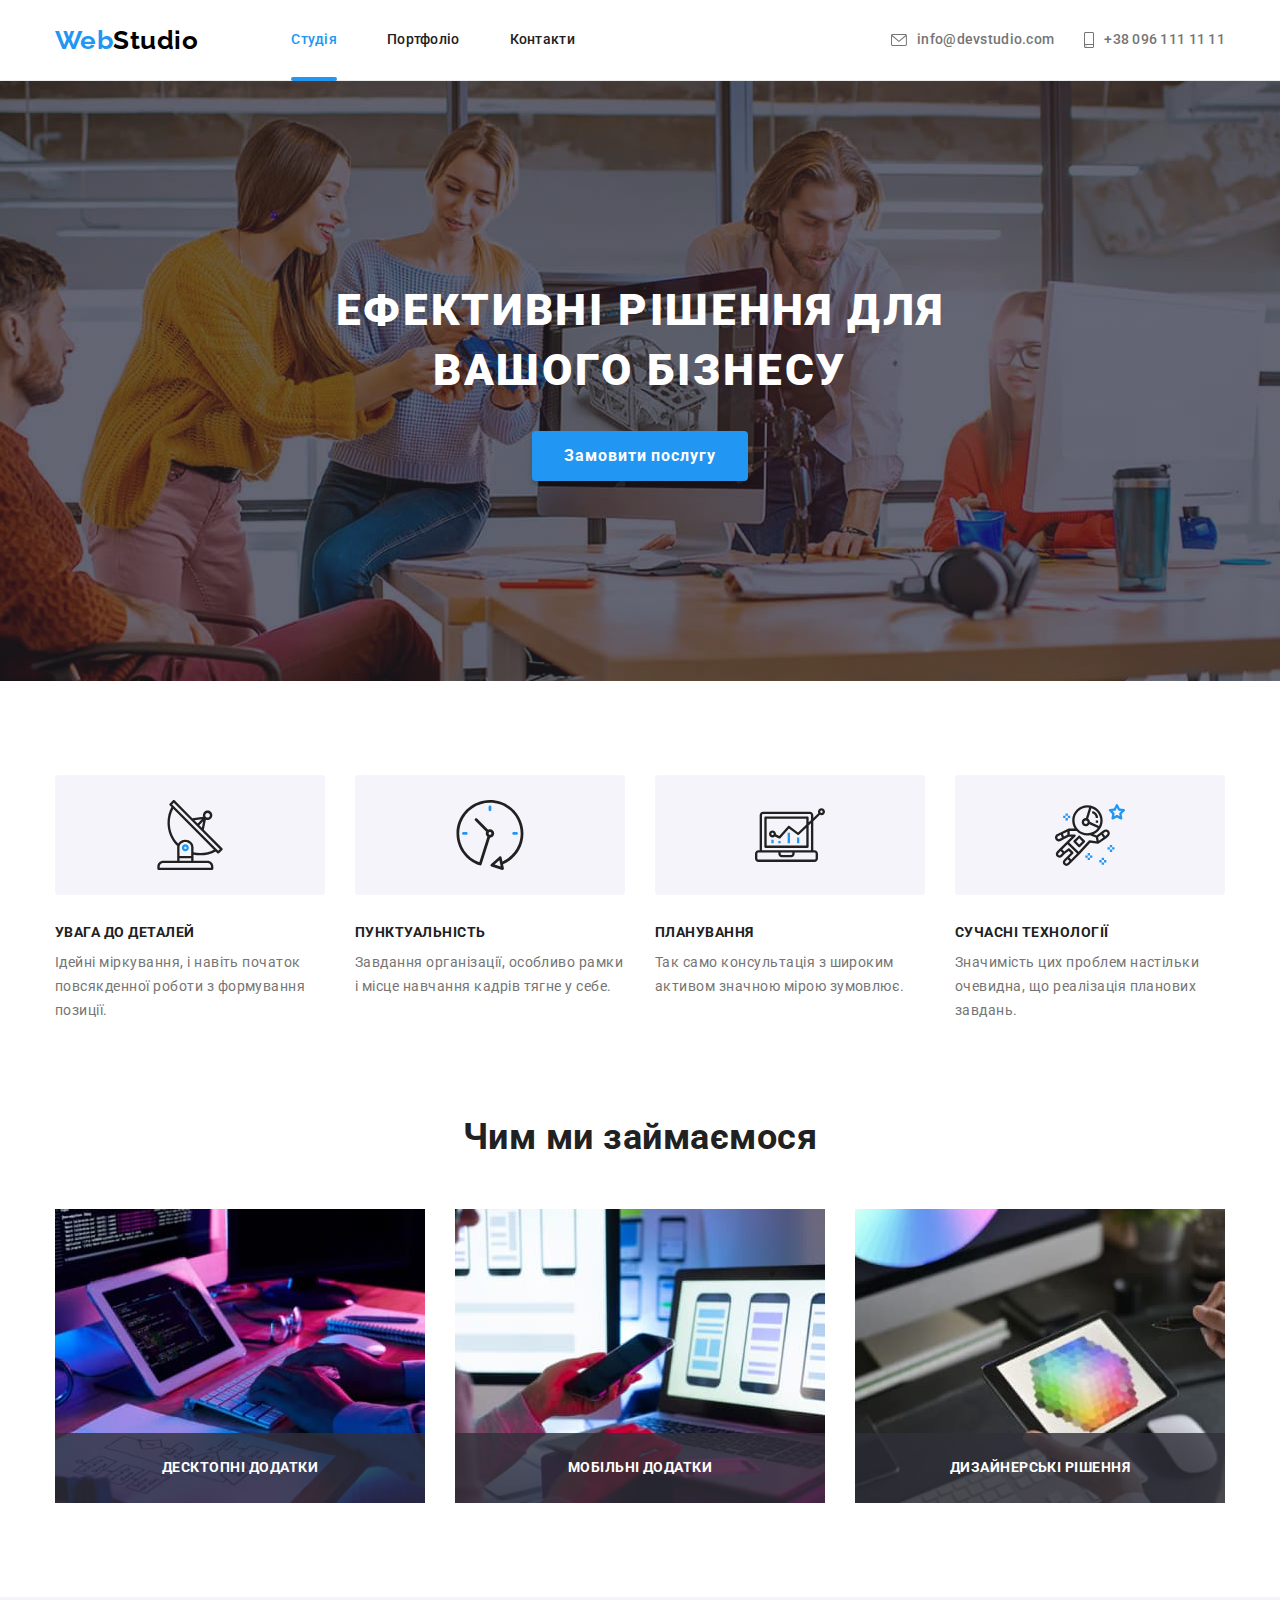
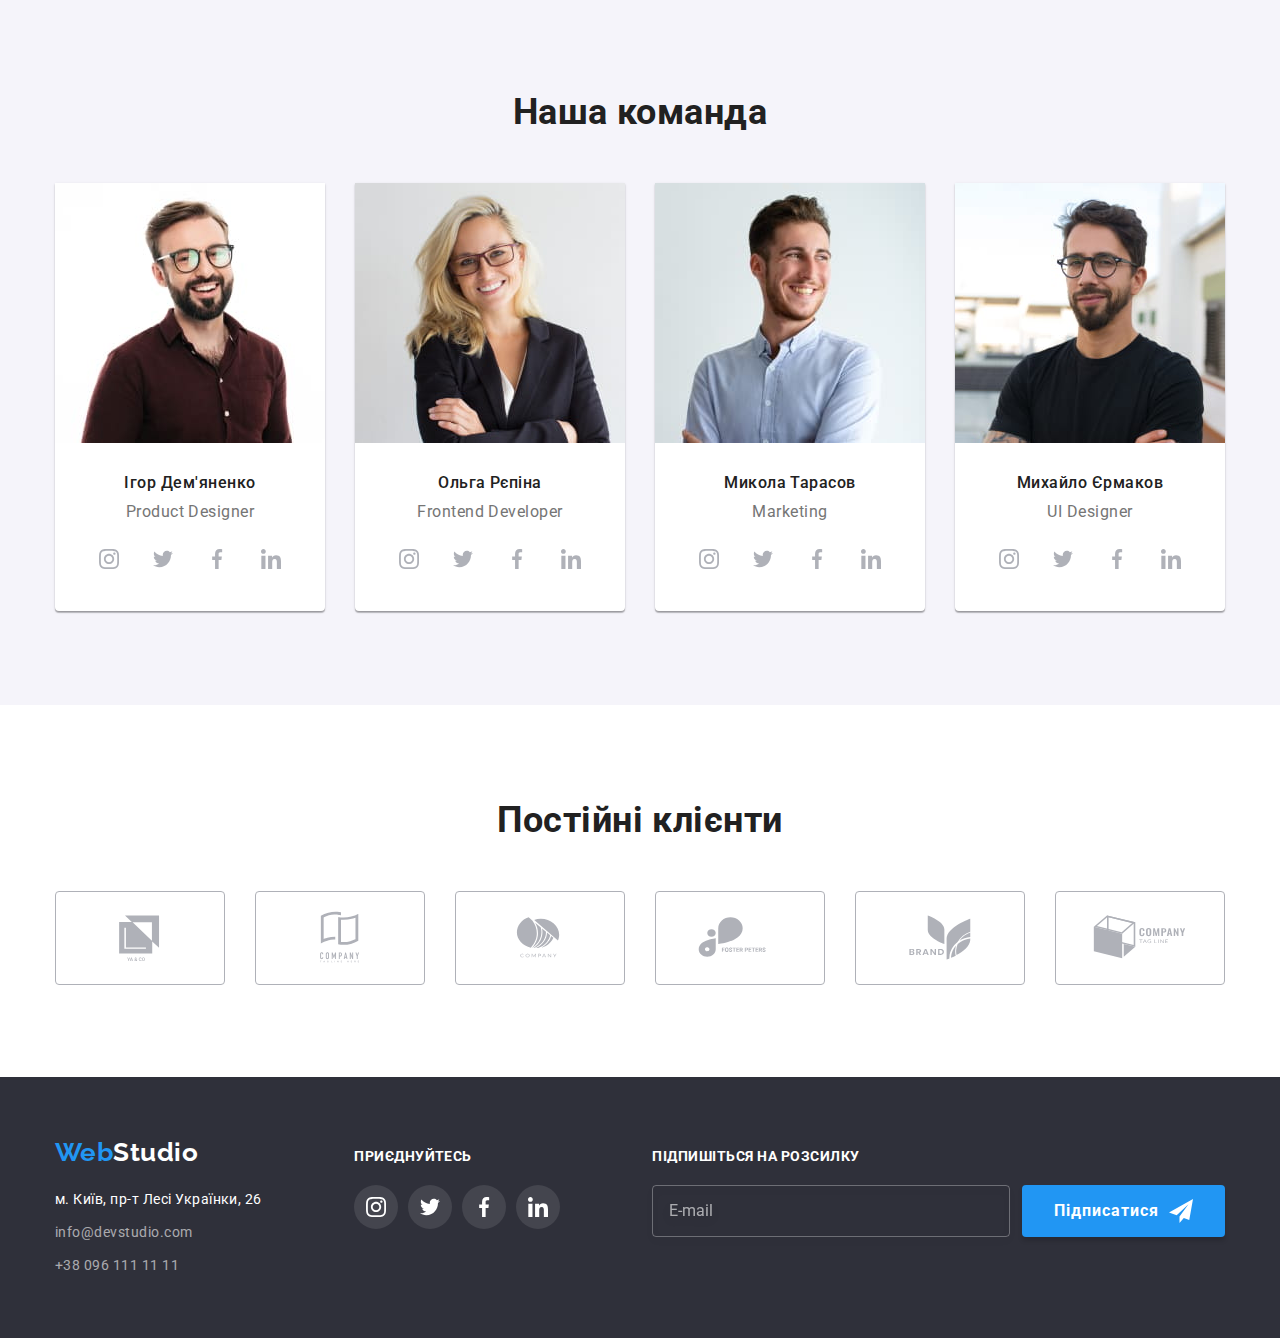
<file: index.html>
<!DOCTYPE html>
<html lang="uk">
<head>
    <meta charset="UTF-8">
    <meta http-equiv="X-UA-Compatible" content="IE=edge">
    <meta name="viewport" content="width=device-width, initial-scale=1.0">
    <title>Studio</title>
    <link rel="preconnect" href="https://fonts.googleapis.com">
    <link rel="preconnect" href="https://fonts.gstatic.com" crossorigin>
    <link
        href="https://fonts.googleapis.com/css2?family=Raleway:wght@700&family=Roboto:wght@400;500;700;900&display=swap"
        rel="stylesheet">
        <link rel="stylesheet" href="https://cdnjs.cloudflare.com/ajax/libs/modern-normalize/1.1.0/modern-normalize.min.css">
    <link rel="stylesheet" href="./css/main.min.css">
</head>

<body class="page">
    <!--Шапка сайту-->
    <header class="header">
        <div class="container header__flex">
            <nav class="header__nav">
                <a class="header__logo" href="/" lang="en"><span class="logo-decor">Web</span>Studio</a>
                <ul class="site-nav">
                    <li class="site-nav__item"><a href="/" class="site-nav__link site-nav__link--current">Студія</a> </li>
                    <li class="site-nav__item"><a href="./portfolio.html" class="site-nav__link">Портфоліо</a>
                    </li>
                    <li class="site-nav__item"><a href="" class="site-nav__link">Контакти</a> </li>
                </ul>
            </nav>
    
            <ul class="contact-nav">
                <li class="contact-nav__item"><a href="mailto:info@devstudio.com" class="contact-nav__link">
                        <svg class="contact-nav__icon" width="16" height="12">
                            <use href="./images/icons.svg#letter"></use>
                        </svg>info@devstudio.com</a></li>
                <li class="contact-nav__item"><a href="tel:+380961111111" class="contact-nav__link">
                        <svg class="contact-nav__icon" width="10" height="16">
                            <use href="./images/icons.svg#smartphone"></use>
                        </svg>+38 096 111 11 11</a>
                </li>
            </ul>
        </div>
    </header>


    <!--Головний контент-->
    <main>
        <section class="hero">
            <h1 class="hero__title">Ефективні рішення для вашого бізнесу</h1>
            <button class="hero__button button" data-modal-open>Замовити послугу</button>
        </section>

        <!--Переваги-->
        <section class="section benefits">
        <div class="container">
            <h2 class="visually-hidden">Переваги</h2>
            <ul class="benefits__list">
                <li class="benefits__item">
                    <div class="benefits__thumb">
                        <svg width="70" height="70">
                            <use href="./images/icons.svg#antenna"></use>
                        </svg>
                    </div>
                    <h3 class="benefits__title">Увага до деталей</h3>
                    <p class="benefits__text">Ідейні міркування, і навіть початок повсякденної роботи з формування позиції.</p>
                </li>
                <li class="benefits__item">
                    <div class="benefits__thumb">
                        <svg width="70" height="70">
                            <use href="./images/icons.svg#clock"></use>
                        </svg>
                    </div>
                    <h3 class="benefits__title">Пунктуальність</h3>
                    <p class="benefits__text">Завдання організації, особливо рамки і місце навчання кадрів тягне у себе.</p>
                </li>
                <li class="benefits__item">
                    <div class="benefits__thumb">
                        <svg width="70" height="70">
                            <use href="./images/icons.svg#diagram"></use>
                        </svg>
                    </div>
                    <h3 class="benefits__title">Планування</h3>
                    <p class="benefits__text">Так само консультація з широким активом значною мірою зумовлює.</p>
                </li>
                <li class="benefits__item">
                    <div class="benefits__thumb">
                        <svg width="70" height="70">
                            <use href="./images/icons.svg#astronaut"></use>
                        </svg>
                    </div>
                    <h3 class="benefits__title">Сучасні технології</h3>
                    <p class="benefits__text">Значимість цих проблем настільки очевидна, що реалізація планових завдань.</p>
                </li>
            </ul>
        </div>
        </section>
        
        <!--Чим ми займаємося-->
        <section class="section">
            <div class="container">
                <h2 class="activity__title">Чим ми займаємося</h2>
                <ul class="activity__list">
                    <li class="activity__item">
                        <div class="activity__thumb">
                            <img src="./images/box1.jpg" alt="Програмування" width="370" height="294">
                            <div class="activity__block">
                                <h3 class="activity__text">Десктопні додатки</h3>
                            </div>
                        </div>
                    </li>
                    <li class="activity__item">
                        <div class="activity__thumb">
                            <img src="./images/box2.jpg" alt="Створення інтерфейсів" width="370" height="294">
                            <div class="activity__block">
                                <h3 class="activity__text">Мобільні додатки</h3>
                            </div>
                        </div>
                    </li>
                    <li class="activity__item">
                        <div class="activity__thumb">
                            <img src="./images/box3.jpg" alt="Колірна палітра" width="370" height="294">
                            <div class="activity__block">
                                <h3 class="activity__text">Дизайнерські рішення</h3>
                            </div>
                        </div>
                    </li>
                </ul>
            </div>
        </section>

        <!--Наша команда-->
        <section class="section team">
            <div class="container">
                <h2 class="team__title">Наша команда</h2>
                <ul class="team__list">
                    <li class="team__item">
                        <img src="./images/teammember4.jpg" alt="Молодий чоловік у сорочці і окулярах" width="270" height="260">
                        <div class="team__border">
                            <h3 class="team__name">Ігор Дем'яненко</h3>
                            <p lang="en" class="team__role">Product Designer</p>
                            <ul class="soc-list">
                                <li class="soc-list__item">
                                    <a class="soc-list__link link" href="http://instagram.com">
                                        <svg class="soc-list__icon" width="20" height="20">
                                            <use href="./images/icons.svg#instagram"></use>
                                        </svg>
                                    </a>
                                </li>
                                <li class="soc-list__item">
                                    <a class="soc-list__link link" href="http://twitter.com">
                                        <svg class="soc-list__icon" width="20" height="20">
                                            <use href="./images/icons.svg#twitter"></use>
                                        </svg>
                                    </a>
                                </li>
                                <li class="soc-list__item">
                                    <a class="soc-list__link link" href="http://facebook.com">
                                        <svg class="soc-list__icon" width="20" height="20">
                                            <use href="./images/icons.svg#facebook"></use>
                                        </svg>
                                    </a>
                                </li>
                                <li class="soc-list__item">
                                    <a class="soc-list__link link" href="http://LinkedIn.com">
                                        <svg class="soc-list__icon" width="20" height="20">
                                            <use href="./images/icons.svg#linkedin"></use>
                                        </svg>
                                    </a>
                                </li>
                            </ul>
                        </div>
                    </li>
                    <li class="team__item">
                        <img src="./images/teammember3.jpg" alt="Усміхнена жінка в окулярах" width="270" height="260">
                        <div class="team__border">
                            <h3 class="team__name">Ольга Рєпіна</h3>
                            <p lang="en" class="team__role">Frontend Developer</p>
                            <ul class="soc-list">
                                <li class="soc-list__item">
                                    <a class="soc-list__link link" href="http://instagram.com">
                                        <svg class="soc-list__icon" width="20" height="20">
                                            <use href="./images/icons.svg#instagram"></use>
                                        </svg>
                                    </a>
                                </li>
                                <li class="soc-list__item">
                                    <a class="soc-list__link link" href="http://twitter.com">
                                        <svg class="soc-list__icon" width="20" height="20">
                                            <use href="./images/icons.svg#twitter"></use>
                                        </svg>
                                    </a>
                                </li>
                                <li class="soc-list__item">
                                    <a class="soc-list__link link" href="http://facebook.com">
                                        <svg class="soc-list__icon" width="20" height="20">
                                            <use href="./images/icons.svg#facebook"></use>
                                        </svg>
                                    </a>
                                </li>
                                <li class="soc-list__item">
                                    <a class="soc-list__link link" href="http://LinkedIn.com">
                                        <svg class="soc-list__icon" width="20" height="20">
                                            <use href="./images/icons.svg#linkedin"></use>
                                        </svg>
                                    </a>
                                </li>
                            </ul>
                        </div>
                    </li>
                    <li class="team__item">
                        <img src="./images/teammember2.jpg" alt="Молодий чоловік у сорочці" width="270" height="260">
                        <div class="team__border">
                            <h3 class="team__name">Микола Тарасов</h3>
                            <p lang="en" class="team__role">Marketing</p>
                            <ul class="soc-list">
                                <li class="soc-list__item">
                                    <a class="soc-list__link link" href="http://instagram.com">
                                        <svg class="soc-list__icon" width="20" height="20">
                                            <use href="./images/icons.svg#instagram"></use>
                                        </svg>
                                    </a>
                                </li>
                                <li class="soc-list__item">
                                    <a class="soc-list__link link" href="http://twitter.com">
                                        <svg class="soc-list__icon" width="20" height="20">
                                            <use href="./images/icons.svg#twitter"></use>
                                        </svg>
                                    </a>
                                </li>
                                <li class="soc-list__item">
                                    <a class="soc-list__link link" href="http://facebook.com">
                                        <svg class="soc-list__icon" width="20" height="20">
                                            <use href="./images/icons.svg#facebook"></use>
                                        </svg>
                                    </a>
                                </li>
                                <li class="soc-list__item">
                                    <a class="soc-list__link link" href="http://LinkedIn.com">
                                        <svg class="soc-list__icon" width="20" height="20">
                                            <use href="./images/icons.svg#linkedin"></use>
                                        </svg>
                                    </a>
                                </li>
                            </ul>
                        </div>
                    </li>
                    <li class="team__item">
                        <img src="./images/teammember1.jpg" alt="Чоловік в окулярах" width="270" height="260">
                        <div class="team__border">
                            <h3 class="team__name">Михайло Єрмаков</h3>
                            <p lang="en" class="team__role">UI Designer</p>
                            <ul class="soc-list">
                                <li class="soc-list__item">
                                    <a class="soc-list__link link" href="http://instagram.com">
                                        <svg class="soc-list__icon" width="20" height="20">
                                            <use href="./images/icons.svg#instagram"></use>
                                        </svg>
                                    </a>
                                </li>
                                <li class="soc-list__item">
                                    <a class="soc-list__link link" href="http://twitter.com">
                                        <svg class="soc-list__icon" width="20" height="20">
                                            <use href="./images/icons.svg#twitter"></use>
                                        </svg>
                                    </a>
                                </li>
                                <li class="soc-list__item">
                                    <a class="soc-list__link link" href="http://facebook.com">
                                        <svg class="soc-list__icon" width="20" height="20">
                                            <use href="./images/icons.svg#facebook"></use>
                                        </svg>
                                    </a>
                                </li>
                                <li class="soc-list__item">
                                    <a class="soc-list__link link" href="http://LinkedIn.com">
                                        <svg class="soc-list__icon" width="20" height="20">
                                            <use href="./images/icons.svg#linkedin"></use>
                                        </svg>
                                    </a>
                                </li>
                            </ul>
                        </div>
                    </li>
                </ul>
            </div>
        </section>
        <section class="section">
            <div class="container">
                <h2 class="clients__title">Постійні клієнти</h2>
                <ul class="clients__list">
                    <li class="clients__item">
                        <a class="clients__link" href="#">
                            <svg class="clients__icon" width="106" height="60">
                                <use href="./images/icons.svg#logo-1"></use>
                            </svg>
                        </a>
                    </li>
                    <li class="clients__item">
                        <a class="clients__link" href="#">
                            <svg class="clients__icon" width="106" height="60">
                                <use href="./images/icons.svg#logo-2"></use>
                            </svg>
                        </a>
                    </li>
                    <li class="clients__item">
                        <a class="clients__link" href="#">
                            <svg class="clients__icon" width="106" height="60">
                                <use href="./images/icons.svg#logo-3"></use>
                            </svg>
                        </a>
                    </li>
                    <li class="clients__item">
                        <a class="clients__link" href="#">
                            <svg class="clients__icon" width="106" height="60">
                                <use href="./images/icons.svg#logo-4"></use>
                            </svg>
                        </a>
                    </li>
                    <li class="clients__item">
                        <a class="clients__link" href="#">
                            <svg class="clients__icon" width="106" height="60">
                                <use href="./images/icons.svg#logo-5"></use>
                            </svg>
                        </a>
                    </li>
                    <li class="clients__item">
                        <a class="clients__link" href="#">
                            <svg class="clients__icon" width="106" height="60">
                                <use href="./images/icons.svg#logo-6"></use>
                            </svg>
                        </a>
                    </li>
                </ul>
            </div>
        </section>
    </main>

    <!--Футер-->
    <footer class="footer">
        <div class="container footer__flex">
            <address>
                <a href="/" lang="en" class="footer__logo"> <span class="logo-decor">Web</span>Studio </a>
                <ul class="footer__nav">
                    <li class="footer__item"><a href="" class="footer__link footer__link--white">м. Київ, пр-т Лесі
                            Українки, 26</a></li>
                    <li class="footer__item"><a href="mailto:info@devstudio.com" class="footer__link">info@devstudio.com</a>
                    </li>
                    <li class="footer__item"><a href="tel:+380961111111" class="footer__link">+38 096 111 11 11</a></li>
                </ul>
            </address>
            <div class="soc-network">
                <span class="soc-network__uptitle">Приєднуйтесь</span>
                <ul class="soc-network__list">
                    <li class="soc-network__item">
                        <a class="soc-network__link link" href="http://instagram.com">
                            <svg class="soc-network__icon" width="20" height="20">
                                <use href="./images/icons.svg#instagram"></use>
                            </svg>
                        </a>
                    </li>
                    <li class="soc-network__item">
                        <a class="soc-network__link link" href="http://twitter.com">
                            <svg class="soc-network__icon" width="20" height="20">
                                <use href="./images/icons.svg#twitter"></use>
                            </svg>
                        </a>
                    </li>
                    <li class="soc-network__item">
                        <a class="soc-network__link link" href="http://facebook.com">
                            <svg class="soc-network__icon" width="20" height="20">
                                <use href="./images/icons.svg#facebook"></use>
                            </svg>
                        </a>
                    </li>
                    <li class="soc-network__item">
                        <a class="soc-network__link link" href="http://LinkedIn.com">
                            <svg class="soc-network__icon" width="20" height="20">
                                <use href="./images/icons.svg#linkedin"></use>
                            </svg>
                        </a>
                    </li>
                </ul>
            </div>
            <div class="mailing">
                <span class="mailing__text">Підпишіться на розсилку</span>
                <form class="mailing__form">
                    <label class="mailing__label">
                        <input type="email" name="email" class="mailing__input" placeholder="E-mail">
                    </label>
                    <button type="submit" class="maling__button button">Підписатися
                        <svg class="mailing__icon" width="24" height="24">
                            <use href="./images/icons.svg#icon-send"></use>
                        </svg>
                    </button>
                </form>
            </div>
        </div>
    </footer>
    <div class="backdrop is-hidden" data-modal>
        <div class="modal">
            <button type="button" class="modal__button-close" data-modal-close>
                <svg width="11" height="11" class="modal__icon-close">
                    <use href="./images/icons.svg#icon-close"></use>
                </svg>
            </button>
                <p class="modal__title">Залиште свої дані, ми вам передзвонимо</p>
                <form class="modal__form">
						<label class="modal__field">Ім'я
							<input type="text" class="modal__input" name="user-name">
							<svg class="modal__icon" width="18" height="18">
								<use href="./images/icons.svg#person-black-icon"></use>
							</svg>
						</label>
						
						<label class="modal__field">Телефон
							<input type="tel" class="modal__input" name="user-tel" required>
							<svg class="modal__icon" width="18" height="18">
								<use href="./images/icons.svg#phone-black-icon"></use>
							</svg>
						</label>
						
						<label class="modal__field">Пошта
							<input type="email" class="modal__input" name="user-email" required>
							<svg class="modal__icon" width="18" height="18">
								<use href="./images/icons.svg#email-black-icon"></use>
							</svg>
						</label>
    
                        <label class="modal__field">Коментар
                        <textarea class="modal__comment" name="comment" placeholder="Введіть текст"></textarea>
                        </label>


                        <label class="checkbox__field">
                            <input class="checkbox__input visually-hidden" type="checkbox" name="policy" />
                            <span class="check__icon">
                                <svg width="11" height="8">
                                    <use href="./images/icons.svg#icon-check"></use>
                                </svg>
                            </span>
                            <span class="checkbox__label">Погоджуюся з розсилкою та приймаю</span>
                            <a class="checkbox__link" href="#">Умови договору</a>
                        </label>
                        <button type="submit" class="checkbox__submit-btn">Відправити</button>
                </form>
        </div>
    </div>
    <script src="./js/modal.js"></script>
    <script>
    </script>
</body>
</html>
</file>
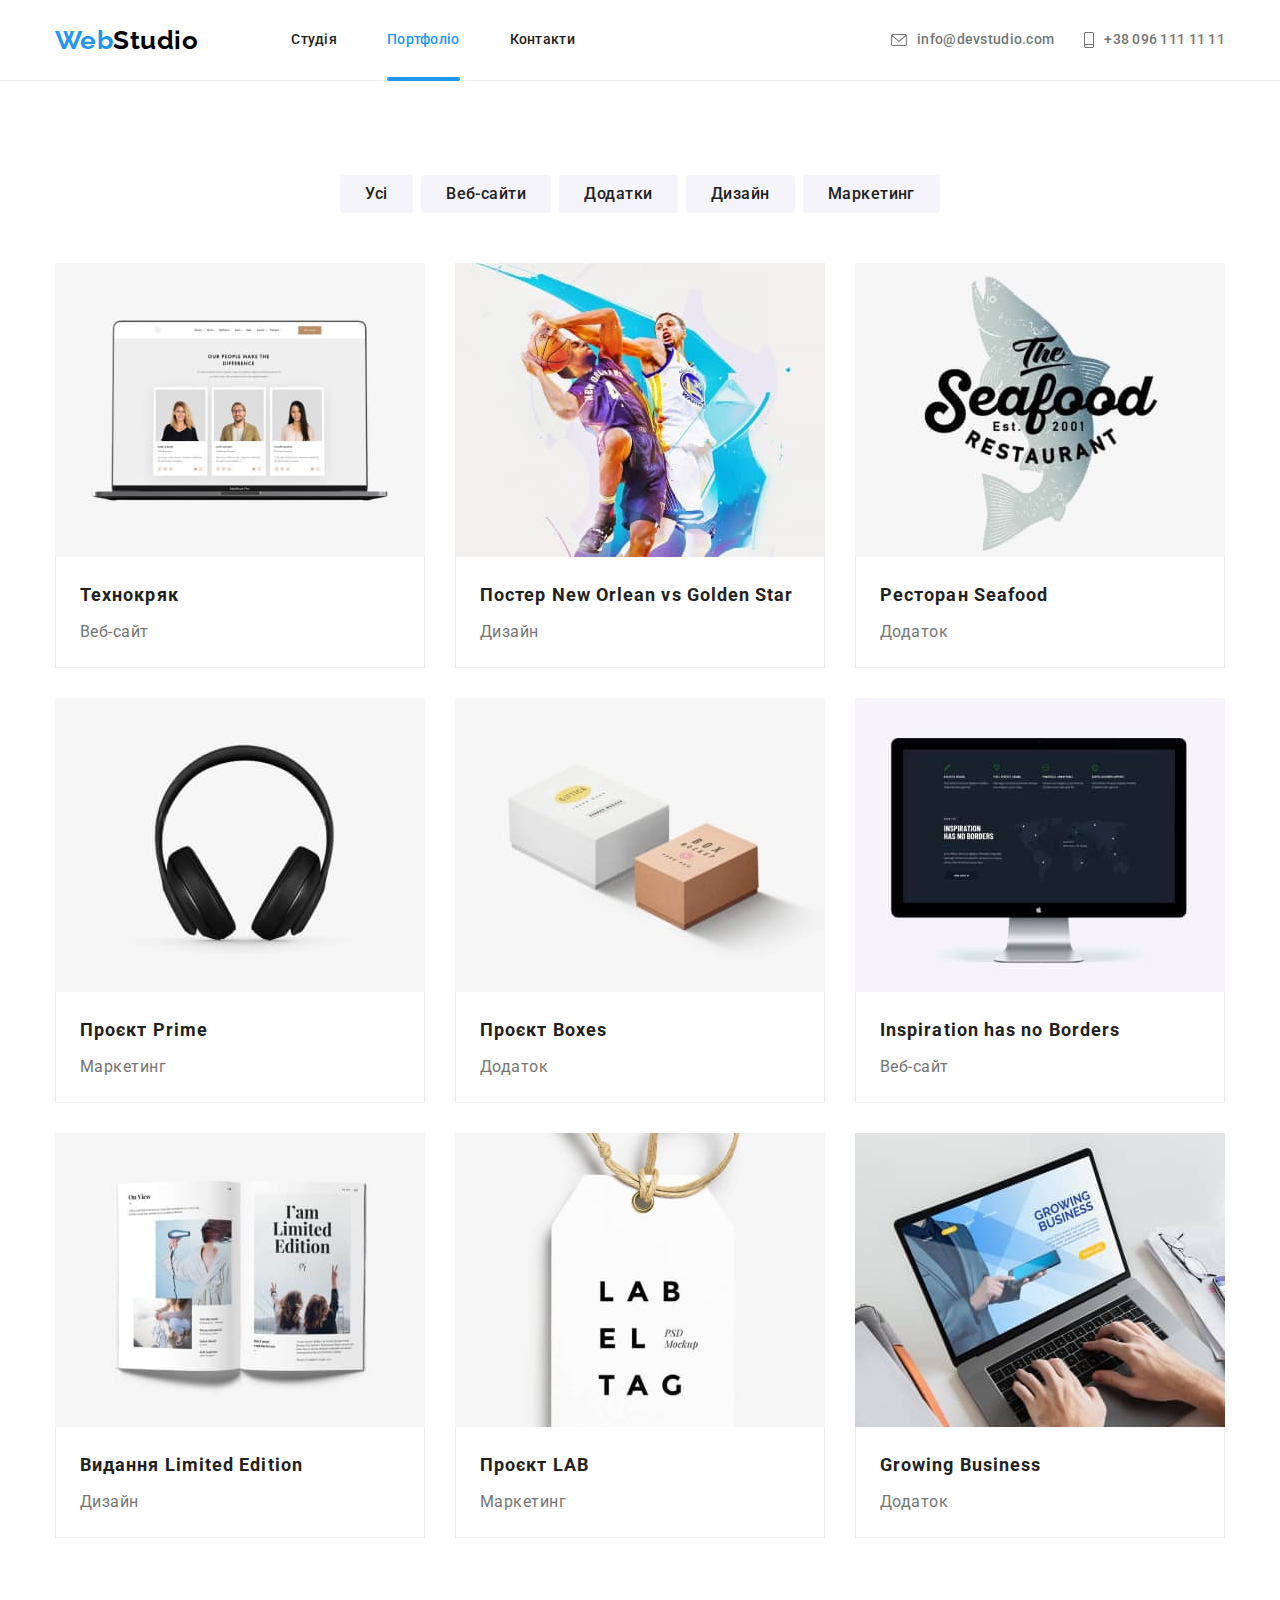
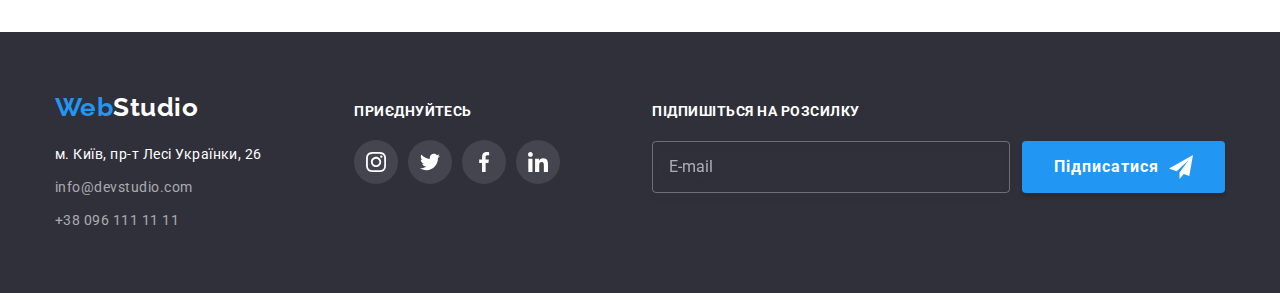
<file: portfolio.html>
<!DOCTYPE html>
<html lang="uk">

<head>
    <meta charset="UTF-8">
    <meta http-equiv="X-UA-Compatible" content="IE=edge">
    <meta name="viewport" content="width=device-width, initial-scale=1.0">
    <title>Portfolio</title>
    <link rel="preconnect" href="https://fonts.googleapis.com">
    <link rel="preconnect" href="https://fonts.gstatic.com" crossorigin>
    <link
        href="https://fonts.googleapis.com/css2?family=Raleway:wght@700&family=Roboto:wght@400;500;700;900&display=swap"
        rel="stylesheet">
    <link rel="stylesheet" href="https://cdnjs.cloudflare.com/ajax/libs/modern-normalize/1.1.0/modern-normalize.min.css">
    <link rel="stylesheet" href="./css/main.min.css">
</head>

<body>
    <!---Шапка сайту--->
    <header class="header">
        <div class="container header__flex">
            <nav class="header__nav">
                <a class="header__logo" href="/" lang="en"><span class="logo-decor">Web</span>Studio</a>
                <ul class="site-nav">
                    <li class="site-nav__item"><a href="./index.html" class="site-nav__link">Студія</a> </li>
                    <li class="site-nav__item"><a href="/" class="site-nav__link site-nav__link--current">Портфоліо</a> </li>
                    <li class="site-nav__item"><a href="" class="site-nav__link">Контакти</a> </li>
                </ul>
            </nav>

            <ul class="contact-nav">
                <li class="contact-nav__item"><a href="mailto:info@devstudio.com" class="contact-nav__link">
                    <svg class="contact-nav__icon" width="16" height="12">
                        <use href="./images/icons.svg#letter"></use>
                    </svg>info@devstudio.com</a></li>
                <li class="contact-nav__item"><a href="tel:+380961111111" class="contact-nav__link">
                    <svg class="contact-nav__icon" width="10" height="16">
                        <use href="./images/icons.svg#smartphone"></use>
                    </svg>+38 096 111 11 11</a>
                </li>
            </ul>
        </div>
    </header>

    <!---Головний контент--->
    <main>
        <section class="section">
            <h1 class="visually-hidden">Наші роботи</h1>
            <div class="container">
                <ul class="filter-list">
                    <li class="filter-list__item">
                        <button class="filter-list__button button">Усі</button>
                    </li>
                    <li class="filter-list__item">
                        <button class="filter-list__button button">Веб-сайти</button>
                    </li>
                    <li class="filter-list__item">
                        <button class="filter-list__button button">Додатки</button>
                    </li>
                    <li class="filter-list__item">
                        <button class="filter-list__button button">Дизайн</button>
                    </li>
                    <li class="filter-list__item">
                        <button class="filter-list__button button">Маркетинг</button>
                    </li>
                </ul>
                
                <ul class="portfolio">
                    <li class="portfolio__item">
                        <a href="#" class="link portfolio__link">
                            <div class="portfolio__wrap">
                                <img src="./images/portfolio1.jpg" alt="Ноутбук з вебсайтом на екрані">
                                <div class="portfolio__overlay">Ресурс пропонує комплексні пропозиції з різним рівнем функціоналу та сервісів. Все це дозволить відвідувачу отримати вичерпні відомості про компанію чи приватну особу.</div>
                            </div>

                            <div class="portfolio__border">
                                <h2 class="portfolio__title">Технокряк</h2>
                                <p class="portfolio__text">Веб-сайт</p>
                            </div>
                        </a>
                        
                    </li>
                    <li class="portfolio__item">
                        <a href="#" class="link portfolio__link">
                            <div class="portfolio__wrap">
                                <img src="./images/portfolio2.jpg" alt="Постер гри баскетболістів">
                                <div class="portfolio__overlay">Ресурс пропонує комплексні пропозиції з різним рівнем функціоналу та сервісів. Все це дозволить відвідувачу отримати вичерпні відомості про компанію чи приватну особу.</div>
                            </div>
                            
                            <div class="portfolio__border">
                                <h2 class="portfolio__title">Постер New Orlean vs Golden Star</h2>
                                <p class="portfolio__text">Дизайн</p>
                            </div>
                        </a>
                        
                    </li>
                    <li class="portfolio__item">
                        <a href="#" class="link portfolio__link">
                            <div class="portfolio__wrap">
                                <img src="./images/portfolio3.jpg" alt="Логотип ресторану">
                                <div class="portfolio__overlay">Ресурс пропонує комплексні пропозиції з різним рівнем функціоналу та сервісів. Все це дозволить відвідувачу отримати вичерпні відомості про компанію чи приватну особу.</div>
                            </div>
                            
                            <div class="portfolio__border">
                                <h2 class="portfolio__title">Ресторан Seafood</h2>
                                <p class="portfolio__text">Додаток</p>
                            </div>
                        </a>
                        
                    </li>
                    <li class="portfolio__item">
                        <a href="#" class="link portfolio__link">
                            <div class="portfolio__wrap">
                                <img src="./images/portfolio4.jpg" alt="Навушники">
                                <div class="portfolio__overlay">Ресурс пропонує комплексні пропозиції з різним рівнем функціоналу та сервісів. Все це дозволить відвідувачу отримати вичерпні відомості про компанію чи приватну особу.</div>
                            </div>
                            
                            <div class="portfolio__border">
                                <h2 class="portfolio__title">Проєкт Prime</h2>
                                <div class="portfolio__text">Маркетинг</div>
                            </div>
                        </a>
                        
                    </li>
                    <li class="portfolio__item">
                        <a href="#" class="link portfolio__link">
                            <div class="portfolio__wrap">
                                <img src="./images/portfolio5.jpg" alt="Логотип на коробці">
                                <div class="portfolio__overlay">Ресурс пропонує комплексні пропозиції з різним рівнем функціоналу та сервісів. Все це дозволить відвідувачу отримати вичерпні відомості про компанію чи приватну особу.</div>
                            </div>
                            
                            <div class="portfolio__border">
                                <h2 class="portfolio__title">Проєкт Boxes</h2>
                                <p class="portfolio__text">Додаток</p>
                            </div>
                        </a>
                        
                    </li>
                    <li class="portfolio__item">
                        <a href="#" class="link portfolio__link">
                            <div class="portfolio__wrap">
                                <img src="./images/portfolio6.jpg" alt="Монітор з веб-сайтом на екрані">
                                <div class="portfolio__overlay">Ресурс пропонує комплексні пропозиції з різним рівнем функціоналу та сервісів. Все це дозволить відвідувачу отримати вичерпні відомості про компанію чи приватну особу.</div>
                            </div>
                            
                            <div class="portfolio__border">
                                <h2 class="portfolio__title">Inspiration has no Borders</h2>
                                <p class="portfolio__text">Веб-сайт</p>
                            </div>
                        </a>
                        
                    </li>
                    <li class="portfolio__item">
                        <a href="#" class="link portfolio__link">
                            <div class="portfolio__wrap">
                                <img src="./images/portfolio7.jpg" alt="Розворот журналу">
                                <div class="portfolio__overlay">Ресурс пропонує комплексні пропозиції з різним рівнем функціоналу та сервісів. Все це дозволить відвідувачу отримати вичерпні відомості про компанію чи приватну особу.</div>
                            </div>
                            
                            <div class="portfolio__border">
                                <h2 class="portfolio__title">Видання Limited Edition</h2>
                                <p class="portfolio__text">Дизайн</p>
                            </div>
                        </a>
                        
                    </li>
                    <li class="portfolio__item">
                        <a href="#" class="link portfolio__link">
                            <div class="portfolio__wrap">
                                <img src="./images/portfolio8.jpg" alt="Етикетка з логотипом">
                                <div class="portfolio__overlay">Ресурс пропонує комплексні пропозиції з різним рівнем функціоналу та сервісів. Все це дозволить відвідувачу отримати вичерпні відомості про компанію чи приватну особу.</div>
                            </div>
                            
                            <div class="portfolio__border">
                                <h2 class="portfolio__title">Проєкт LAB</h2>
                                <p class="portfolio__text">Маркетинг</p>
                            </div>
                        </a>
                        
                    </li>
                    <li class="portfolio__item">
                        <a href="#" class="link portfolio__link">
                            <div class="portfolio__wrap">
                                <img src="./images/portfolio9.jpg" alt="Веб-сайт">
                                <div class="portfolio__overlay">Ресурс пропонує комплексні пропозиції з різним рівнем функціоналу та сервісів. Все це дозволить відвідувачу отримати вичерпні відомості про компанію чи приватну особу.</div>
                            </div>
                            
                            <div class="portfolio__border">
                                <h2 class="portfolio__title">Growing Business</h2>
                                <p class="portfolio__text">Додаток</p>
                            </div>
                        </a>
                        
                    </li>
                </ul>
            </div>
        </section>
    </main>

    <!---Футер--->
    <footer class="footer">
        <div class="container footer__flex">
                <address>
                    <a href="/" lang="en" class="footer__logo"> <span class="logo-decor">Web</span>Studio </a>
                    <ul class="footer__nav">
                        <li class="footer__item"><a href="" class="footer__link footer__link--white">м. Київ, пр-т Лесі Українки, 26</a></li>
                        <li class="footer__item"><a href="mailto:info@devstudio.com" class="footer__link">info@devstudio.com</a>
                        </li>
                        <li class="footer__item"><a href="tel:+380961111111" class="footer__link">+38 096 111 11 11</a></li>
                    </ul>
                </address>
            <div class="soc-network">
                <span class="soc-network__uptitle">Приєднуйтесь</span>
                <ul class="soc-network__list">
                    <li class="soc-network__item">
                        <a class="soc-network__link link" href="http://instagram.com">
                            <svg class="soc-network__icon" width="20" height="20">
                                <use href="./images/icons.svg#instagram"></use>
                            </svg>
                        </a>
                    </li>
                    <li class="soc-network__item">
                        <a class="soc-network__link link" href="http://twitter.com">
                            <svg class="soc-network__icon" width="20" height="20">
                                <use href="./images/icons.svg#twitter"></use>
                            </svg>
                        </a>
                    </li>
                    <li class="soc-network__item">
                        <a class="soc-network__link link" href="http://facebook.com">
                            <svg class="soc-network__icon" width="20" height="20">
                                <use href="./images/icons.svg#facebook"></use>
                            </svg>
                        </a>
                    </li>
                    <li class="soc-network__item">
                        <a class="soc-network__link link" href="http://LinkedIn.com">
                            <svg class="soc-network__icon" width="20" height="20">
                                <use href="./images/icons.svg#linkedin"></use>
                            </svg>
                        </a>
                    </li>
                </ul>
            </div>
            <div class="mailing">
                <span class="mailing__text">Підпишіться на розсилку</span>
                <form class="mailing__form">
                    <label class="mailing__label">
                        <input type="email" name="email" class="mailing__input" placeholder="E-mail">
                    </label>
                    <button type="submit" class="maling__button button">Підписатися
                        <svg class="mailing__icon" width="24" height="24">
                            <use href="./images/icons.svg#icon-send"></use>
                        </svg>
                    </button>
                </form>
            </div>
        </div>
    </footer>
    <script src="./js/modal.js"></script>
</body>
</html>
</file>
<file: css/main.min.css>
ul{padding:0;margin:0;list-style:none}body{background-color:var(--white-color);color:var(--primary-text-color);font-family:"Roboto",sans-serif;letter-spacing:.03em}h1,h2,h3,h4,h5,h6,p{margin:0}button{cursor:pointer}img{display:block;display:block;max-width:100%;height:auto}h3{margin-bottom:10px;margin-top:0px}.container{width:1200px;margin-left:auto;margin-right:auto;padding-left:15px;padding-right:15px}.visually-hidden{position:absolute;width:1px;height:1px;margin:-1px;border:0;padding:0;white-space:nowrap;-webkit-clip-path:inset(100%);clip-path:inset(100%);clip:rect(0 0 0 0);overflow:hidden}:root{--primary-text-color: #757575;--secondary-text-color: #212121;--accent-color: #2196F3;--white-translucent: rgba(255, 255, 255, 0.6);--primary-background-color: #2F303A;--secondary-background-color: #F5F4FA;--card-gap: 30px}.section{padding-bottom:94px;padding-top:94px}.header{border-bottom:1px solid #ececec}.site-nav__link{display:block;padding-top:32px;padding-bottom:32px}.header__nav,.header__flex{display:-webkit-box;display:-ms-flexbox;display:flex;-webkit-box-align:center;-ms-flex-align:center;align-items:center}.header__logo{font-family:"Raleway",cursive;font-weight:700;font-size:26px;line-height:1.19;text-decoration:none;color:#000;margin-right:93px}.logo-decor{color:var(--accent-color)}.site-nav{font-weight:500;font-size:14px;line-height:1.14;letter-spacing:.02em;display:-webkit-box;display:-ms-flexbox;display:flex;-webkit-box-align:center;-ms-flex-align:center;align-items:center}.site-nav__item:not(:last-child){margin-right:50px}.site-nav__link{position:relative;color:var(--secondary-text-color);text-decoration:none;-webkit-transition:color 250ms cubic-bezier(0.4, 0, 0.2, 1);transition:color 250ms cubic-bezier(0.4, 0, 0.2, 1)}.site-nav__link:hover,.site-nav__link:focus{color:var(--accent-color)}.site-nav__link--current{color:var(--accent-color)}.site-nav__link--current::after{position:absolute;left:0;bottom:-1px;content:"";width:100%;height:4px;background-color:var(--accent-color);border-radius:2px}.contact-nav{font-weight:500;font-size:14px;line-height:1.14;letter-spacing:.02em;margin-left:auto;display:-webkit-box;display:-ms-flexbox;display:flex;-webkit-box-align:center;-ms-flex-align:center;align-items:center}.contact-nav__item+.contact-nav__item{margin-left:30px}.contact-nav__link{display:-webkit-box;display:-ms-flexbox;display:flex;-webkit-box-align:center;-ms-flex-align:center;align-items:center;color:var(--primary-text-color);text-decoration:none;-webkit-transition:color 250ms cubic-bezier(0.4, 0, 0.2, 1);transition:color 250ms cubic-bezier(0.4, 0, 0.2, 1)}.contact-nav__icon{margin-right:10px;fill:var(--primary-text-color);-webkit-transition:fill 250ms cubic-bezier(0.4, 0, 0.2, 1);transition:fill 250ms cubic-bezier(0.4, 0, 0.2, 1)}.contact-nav__link:hover .contact-nav__icon,.contact-nav__link:focus .contact-nav__icon{fill:var(--accent-color)}.contact-nav__link:hover,.contact-nav__link:focus{color:var(--accent-color)}.hero{background-color:var(--primary-background-color);text-align:center;-webkit-box-align:center;-ms-flex-align:center;align-items:center;padding-bottom:200px;padding-top:200px;margin:0 auto;max-width:1600px;max-height:600px;background-image:-webkit-gradient(linear, left top, right top, from(rgba(47, 48, 58, 0.4)), to(rgba(47, 48, 58, 0.4))),url("../images/hero.jpg");background-image:linear-gradient(to right, rgba(47, 48, 58, 0.4), rgba(47, 48, 58, 0.4)),url("../images/hero.jpg");background-repeat:no-repeat;background-position:center;background-size:cover}.hero__title{color:#fff;font-weight:900;font-size:44px;line-height:1.36;text-align:center;letter-spacing:.06em;text-transform:uppercase;width:696px;margin-left:auto;margin-right:auto;margin-bottom:30px;margin-top:0px}.button{color:#fff;background-color:var(--accent-color);-webkit-box-shadow:0px 4px 4px rgba(0,0,0,.15);box-shadow:0px 4px 4px rgba(0,0,0,.15);font-family:inherit;font-weight:700;font-size:16px;line-height:1.88;letter-spacing:.06em;border:none;border-radius:4px;padding:10px 32px;-webkit-transition:background-color 250ms cubic-bezier(0.4, 0, 0.2, 1);transition:background-color 250ms cubic-bezier(0.4, 0, 0.2, 1)}.button:hover,.button:focus{background-color:#188ce8}.backdrop.is-hidden{visibility:hidden;opacity:0;pointer-events:none}.backdrop{width:100%;height:100%;background-color:rgba(0,0,0,.2);position:fixed;top:0;left:0;-webkit-transition:opacity 250ms cubic-bezier(0.4, 0, 0.2, 1),visibility 250ms cubic-bezier(0.4, 0, 0.2, 1);transition:opacity 250ms cubic-bezier(0.4, 0, 0.2, 1),visibility 250ms cubic-bezier(0.4, 0, 0.2, 1);opacity:1}.modal{width:528px;height:581px;background-color:#fff;-webkit-box-shadow:0px 1px 3px rgba(0,0,0,.12),0px 1px 1px rgba(0,0,0,.14),0px 2px 1px rgba(0,0,0,.2);box-shadow:0px 1px 3px rgba(0,0,0,.12),0px 1px 1px rgba(0,0,0,.14),0px 2px 1px rgba(0,0,0,.2);border-radius:4px;position:absolute;top:50%;left:50%;-webkit-transform:translate(-50%, -50%) scale(1);transform:translate(-50%, -50%) scale(1);-webkit-transition:-webkit-transform 250ms cubic-bezier(0.4, 0, 0.2, 1);transition:-webkit-transform 250ms cubic-bezier(0.4, 0, 0.2, 1);transition:transform 250ms cubic-bezier(0.4, 0, 0.2, 1);transition:transform 250ms cubic-bezier(0.4, 0, 0.2, 1), -webkit-transform 250ms cubic-bezier(0.4, 0, 0.2, 1);padding:40px}.backdrop.is-hidden .modal{-webkit-transform:translate(-50%, -50%) scale(0.9);transform:translate(-50%, -50%) scale(0.9)}.modal__button-close{position:absolute;width:30px;height:30px;top:8px;right:8px;border-radius:50%;background-color:#fff;border:1px solid rgba(0,0,0,.1);-webkit-transition:border 250ms cubic-bezier(0.4, 0, 0.2, 1),color 250ms cubic-bezier(0.4, 0, 0.2, 1);transition:border 250ms cubic-bezier(0.4, 0, 0.2, 1),color 250ms cubic-bezier(0.4, 0, 0.2, 1)}.modal__button-close:hover,.modal__button-close:focus{border:1px solid var(--accent-color);color:var(--accent-color)}.modal__icon-close{fill:currentColor}.modal__title{display:block;text-align:center;margin-bottom:12px;font-size:20px;line-height:1.15;font-weight:700;color:var(--secondary-text-color)}.modal__field{display:-webkit-box;display:-ms-flexbox;display:flex;-webkit-box-orient:vertical;-webkit-box-direction:normal;-ms-flex-direction:column;flex-direction:column;position:relative;margin-bottom:10px;font-size:12px;line-height:1.1667;letter-spacing:.01em}.modal__field:nth-of-type(4n){margin-bottom:20px}.modal__input{width:100%;padding:11px 40px;border:1px solid rgba(33,33,33,.2);border-radius:4px;background-color:rgba(0,0,0,0);margin-bottom:0;outline:rgba(0,0,0,0);-webkit-transition:border-color 250ms cubic-bezier(0.4, 0, 0.2, 1),outline 250ms cubic-bezier(0.4, 0, 0.2, 1);transition:border-color 250ms cubic-bezier(0.4, 0, 0.2, 1),outline 250ms cubic-bezier(0.4, 0, 0.2, 1);margin-top:4px}.modal__input:focus+.modal__icon{fill:var(--accent-color)}.modal__input:focus,.modal__comment:focus{border-color:var(--accent-color);outline:var(--accent-color)}.modal__icon{position:absolute;left:12px;top:50%;fill:#212121;-webkit-transition:fill 250ms cubic-bezier(0.4, 0, 0.2, 1);transition:fill 250ms cubic-bezier(0.4, 0, 0.2, 1)}.modal__comment{width:100%;height:120px;padding:12px 16px;border:1px solid rgba(33,33,33,.2);border-radius:4px;background-color:rgba(0,0,0,0);-webkit-transition:border-color 250ms cubic-bezier(0.4, 0, 0.2, 1),outline 250ms cubic-bezier(0.4, 0, 0.2, 1);transition:border-color 250ms cubic-bezier(0.4, 0, 0.2, 1),outline 250ms cubic-bezier(0.4, 0, 0.2, 1);margin-top:4px;resize:none;margin-bottom:0}.modal__comment::-webkit-input-placeholder{font-size:12px;line-height:14px;letter-spacing:.01em;color:rgba(117,117,117,.5)}.modal__comment::-moz-placeholder{font-size:12px;line-height:14px;letter-spacing:.01em;color:rgba(117,117,117,.5)}.modal__comment:-ms-input-placeholder{font-size:12px;line-height:14px;letter-spacing:.01em;color:rgba(117,117,117,.5)}.modal__comment::-ms-input-placeholder{font-size:12px;line-height:14px;letter-spacing:.01em;color:rgba(117,117,117,.5)}.modal__comment::placeholder{font-size:12px;line-height:14px;letter-spacing:.01em;color:rgba(117,117,117,.5)}.checkbox__field{display:-webkit-box;display:-ms-flexbox;display:flex;-webkit-box-align:center;-ms-flex-align:center;align-items:center;padding-left:11px;margin-bottom:30px}.checkbox__input:checked+.check__icon{background-color:var(--accent-color);border:none;fill:#fff}.check__icon{width:16px;height:15px;border:2px solid #212121;border-radius:2px;margin-right:7px;display:-webkit-box;display:-ms-flexbox;display:flex;-webkit-box-align:center;-ms-flex-align:center;align-items:center;-webkit-box-pack:center;-ms-flex-pack:center;justify-content:center;cursor:pointer;fill:rgba(0,0,0,0)}.checkbox__label{font-size:14px;line-height:1.71;letter-spacing:.03em;color:#757575}.checkbox__link{font-size:14px;line-height:1.71;letter-spacing:.03em;color:var(--accent-color);margin-left:7px;text-decoration:underline}.checkbox__submit-btn{font-family:inherit;font-weight:700;font-size:16px;line-height:1.875;letter-spacing:.06em;background-color:var(--accent-color);color:#fff;-webkit-box-shadow:0px 4px 4px rgba(0,0,0,.15);box-shadow:0px 4px 4px rgba(0,0,0,.15);border-radius:4px;border:none;padding:10px 52px;display:-webkit-box;display:-ms-flexbox;display:flex;-webkit-box-align:center;-ms-flex-align:center;align-items:center;text-align:center;display:flex;align-items:center;-webkit-transition:background-color 250ms cubic-bezier(0.4, 0, 0.2, 1);transition:background-color 250ms cubic-bezier(0.4, 0, 0.2, 1);margin:0 auto}.checkbox__submit-btn:hover{background-color:#188ce8}.benefits{padding-bottom:0px}.benefits__list{display:-webkit-box;display:-ms-flexbox;display:flex;gap:var(--card-gap)}.benefits__thumb{display:-webkit-box;display:-ms-flexbox;display:flex;-webkit-box-align:center;-ms-flex-align:center;align-items:center;-webkit-box-pack:center;-ms-flex-pack:center;justify-content:center;height:120px;width:270px;background-color:#f5f4fa;margin-bottom:30px;border-radius:4px}.benefits__title{color:var(--secondary-text-color);font-weight:700;font-size:14px;line-height:1.14;text-transform:uppercase}.benefits__text{font-size:14px;line-height:1.71}.activity__list{display:-webkit-box;display:-ms-flexbox;display:flex;gap:var(--card-gap)}.activity__thumb{position:relative}.activity__block{position:absolute;left:0;bottom:0;display:-webkit-box;display:-ms-flexbox;display:flex;-webkit-box-pack:center;-ms-flex-pack:center;justify-content:center;-webkit-box-align:center;-ms-flex-align:center;align-items:center;width:370px;height:70px;background-color:rgba(47,48,58,.8)}.activity__title{color:var(--secondary-text-color);font-weight:700;font-size:36px;line-height:1.17;text-align:center;margin-top:0px;margin-bottom:50px}.activity__text{font-weight:700;font-size:14px;line-height:1.14;text-align:center;text-transform:uppercase;margin-bottom:0px;color:#fff}.team{background-color:var(--secondary-background-color)}.team__list{display:-webkit-box;display:-ms-flexbox;display:flex;gap:var(--card-gap)}.team__item{background-color:#fff;border-radius:0px 0px 4px 4px;-webkit-box-shadow:0px 1px 3px rgba(0,0,0,.12),0px 1px 1px rgba(0,0,0,.14),0px 2px 1px rgba(0,0,0,.2);box-shadow:0px 1px 3px rgba(0,0,0,.12),0px 1px 1px rgba(0,0,0,.14),0px 2px 1px rgba(0,0,0,.2)}.team__border{text-align:center;padding:30px}.team__title{color:var(--secondary-text-color);font-weight:700;font-size:36px;line-height:1.17;text-align:center;margin-top:0px;margin-bottom:50px}.team__name{color:var(--secondary-text-color);font-weight:500;font-size:16px;line-height:1.19}.team__role{font-size:16px;line-height:1.19;margin-bottom:16px}.soc-list{display:-webkit-box;display:-ms-flexbox;display:flex;-webkit-box-pack:center;-ms-flex-pack:center;justify-content:center;gap:10px}.soc-list__item{width:44px;height:44px}.soc-list__link{width:100%;height:100%;border-radius:50%;display:-webkit-box;display:-ms-flexbox;display:flex;-webkit-box-pack:center;-ms-flex-pack:center;justify-content:center;-webkit-box-align:center;-ms-flex-align:center;align-items:center;-webkit-transition:background-color 250ms cubic-bezier(0.4, 0, 0.2, 1);transition:background-color 250ms cubic-bezier(0.4, 0, 0.2, 1)}.soc-list__link:hover,.soc-list__link:focus{background-color:var(--accent-color)}.soc-list__icon{fill:#afb1b8;-webkit-transition:fill 250ms cubic-bezier(0.4, 0, 0.2, 1);transition:fill 250ms cubic-bezier(0.4, 0, 0.2, 1)}.soc-list__link:hover .soc-list__icon,.soc-list__link:focus .soc-list__icon{fill:#fff}.clients__list{display:-webkit-box;display:-ms-flexbox;display:flex;gap:var(--card-gap)}.clients__item{width:170px;height:92px}.clients__title{color:var(--secondary-text-color);font-weight:700;font-size:36px;line-height:1.17;text-align:center;margin-top:0px;margin-bottom:50px}.clients__link{display:-webkit-box;display:-ms-flexbox;display:flex;-webkit-box-pack:center;-ms-flex-pack:center;justify-content:center;-webkit-box-align:center;-ms-flex-align:center;align-items:center;border:1px solid #afb1b8;border-radius:4px;padding:16px 32px;-webkit-transition:border-color 250ms cubic-bezier(0.4, 0, 0.2, 1);transition:border-color 250ms cubic-bezier(0.4, 0, 0.2, 1)}.clients__link:hover,.clients__link:focus{border-color:var(--accent-color)}.clients__icon{fill:#afb1b8;-webkit-transition:fill 250ms cubic-bezier(0.4, 0, 0.2, 1);transition:fill 250ms cubic-bezier(0.4, 0, 0.2, 1)}.clients__link:hover .clients__icon,.clients__link:focus .clients__icon{fill:var(--accent-color)}.filter-list{display:-webkit-box;display:-ms-flexbox;display:flex;-webkit-box-pack:center;-ms-flex-pack:center;justify-content:center;margin-bottom:50px}.filter-list__item:not(:last-child){margin-right:8px}.filter-list__button{background-color:var(--secondary-background-color);color:var(--secondary-text-color);font-weight:500;font-size:16px;line-height:1.63;letter-spacing:.03em;-webkit-box-shadow:none;box-shadow:none;border:rgba(0,0,0,0);padding:6px 25px;min-width:73px;-webkit-transition:color 250ms cubic-bezier(0.4, 0, 0.2, 1),background-color 250ms cubic-bezier(0.4, 0, 0.2, 1),-webkit-box-shadow 250ms cubic-bezier(0.4, 0, 0.2, 1);transition:color 250ms cubic-bezier(0.4, 0, 0.2, 1),background-color 250ms cubic-bezier(0.4, 0, 0.2, 1),-webkit-box-shadow 250ms cubic-bezier(0.4, 0, 0.2, 1);transition:color 250ms cubic-bezier(0.4, 0, 0.2, 1),background-color 250ms cubic-bezier(0.4, 0, 0.2, 1),box-shadow 250ms cubic-bezier(0.4, 0, 0.2, 1);transition:color 250ms cubic-bezier(0.4, 0, 0.2, 1),background-color 250ms cubic-bezier(0.4, 0, 0.2, 1),box-shadow 250ms cubic-bezier(0.4, 0, 0.2, 1),-webkit-box-shadow 250ms cubic-bezier(0.4, 0, 0.2, 1)}.filter-list__button:hover,.filter-list__button:focus{color:#fff;background-color:var(--accent-color);-webkit-box-shadow:0px 3px 1px rgba(0,0,0,.1),0px 1px 2px rgba(0,0,0,.08),0px 2px 2px rgba(0,0,0,.12);box-shadow:0px 3px 1px rgba(0,0,0,.1),0px 1px 2px rgba(0,0,0,.08),0px 2px 2px rgba(0,0,0,.12)}.portfolio{display:-webkit-box;display:-ms-flexbox;display:flex;-ms-flex-wrap:wrap;flex-wrap:wrap;padding:0;margin:0;gap:var(--card-gap)}.portfolio__link{padding-top:0;padding-bottom:0;text-decoration:none;display:block;-webkit-transition:-webkit-box-shadow 250ms cubic-bezier(0.4, 0, 0.2, 1);transition:-webkit-box-shadow 250ms cubic-bezier(0.4, 0, 0.2, 1);transition:box-shadow 250ms cubic-bezier(0.4, 0, 0.2, 1);transition:box-shadow 250ms cubic-bezier(0.4, 0, 0.2, 1), -webkit-box-shadow 250ms cubic-bezier(0.4, 0, 0.2, 1)}.portfolio__link:hover,.portfolio__link:focus{-webkit-box-shadow:0px 1px 1px rgba(0,0,0,.12),0px 4px 4px rgba(0,0,0,.06),1px 4px 6px rgba(0,0,0,.16);box-shadow:0px 1px 1px rgba(0,0,0,.12),0px 4px 4px rgba(0,0,0,.06),1px 4px 6px rgba(0,0,0,.16)}.portfolio__link:hover .portfolio__overlay,.portfolio__link:focus .portfolio__overlay{-webkit-transform:translateY(0);transform:translateY(0)}.portfolio__wrap{position:relative;overflow:hidden}.portfolio__overlay{position:absolute;width:100%;height:100%;top:0;left:0;padding:63px 44px;font-size:18px;line-height:1.55;color:#fff;background-color:rgba(33,150,243,.9);-webkit-transform:translateY(101%);transform:translateY(101%);-webkit-transition:-webkit-transform 250ms cubic-bezier(0.4, 0, 0.2, 1);transition:-webkit-transform 250ms cubic-bezier(0.4, 0, 0.2, 1);transition:transform 250ms cubic-bezier(0.4, 0, 0.2, 1);transition:transform 250ms cubic-bezier(0.4, 0, 0.2, 1), -webkit-transform 250ms cubic-bezier(0.4, 0, 0.2, 1)}.portfolio__border{border-bottom:1px solid #ececec;border-left:1px solid #ececec;border-right:1px solid #ececec;padding:20px 24px}.portfolio__title{color:var(--secondary-text-color);font-weight:700;font-size:18px;line-height:2;letter-spacing:.06em;margin-top:0px;margin-bottom:4px}.portfolio__text{font-size:16px;line-height:1.88;color:var(--primary-text-color);margin-top:4px;margin:0px}.footer{background-color:var(--primary-background-color);padding-top:60px;padding-bottom:60px}.footer__logo{font-family:"Raleway",cursive;font-weight:700;font-size:26px;font-style:normal;line-height:1.19;text-decoration:none;display:inline-block;margin-bottom:20px;color:#fff}.footer__link{color:var(--white-translucent);text-decoration:none;font-size:14px;line-height:1.71;font-style:normal;-webkit-transition:color 250ms cubic-bezier(0.4, 0, 0.2, 1);transition:color 250ms cubic-bezier(0.4, 0, 0.2, 1)}.footer__link--white{color:#fff}.footer__link:hover,.footer__link:focus{color:var(--accent-color)}.footer__item:not(:last-child){margin-bottom:9px}.soc-network__uptitle{display:block;font-weight:700;font-size:14px;line-height:1.14;text-transform:uppercase;color:#fff;margin-bottom:20px}.soc-network__list{display:-webkit-box;display:-ms-flexbox;display:flex;-webkit-box-pack:center;-ms-flex-pack:center;justify-content:center;gap:10px}.soc-network__item{width:44px;height:44px}.soc-network__link{width:100%;height:100%;border-radius:50%;display:-webkit-box;display:-ms-flexbox;display:flex;-webkit-box-pack:center;-ms-flex-pack:center;justify-content:center;-webkit-box-align:center;-ms-flex-align:center;align-items:center;background:rgba(255,255,255,.1);-webkit-transition:background-color 250ms cubic-bezier(0.4, 0, 0.2, 1);transition:background-color 250ms cubic-bezier(0.4, 0, 0.2, 1)}.soc-network__icon{fill:#fff}.soc-network__link:hover,.soc-network__link:focus{background-color:var(--accent-color)}.footer__flex{display:-webkit-box;display:-ms-flexbox;display:flex;-webkit-box-align:baseline;-ms-flex-align:baseline;align-items:baseline;-webkit-box-pack:justify;-ms-flex-pack:justify;justify-content:space-between}.mailing__form{display:-webkit-box;display:-ms-flexbox;display:flex;margin-top:20px}.mailing__text{font-weight:700;font-size:14px;line-height:1.14;text-transform:uppercase;color:#fff}.mailing__input::-webkit-input-placeholder{font-size:16px;line-height:1.25;color:rgba(255,255,255,.6);margin:0}.mailing__input::-moz-placeholder{font-size:16px;line-height:1.25;color:rgba(255,255,255,.6);margin:0}.mailing__input:-ms-input-placeholder{font-size:16px;line-height:1.25;color:rgba(255,255,255,.6);margin:0}.mailing__input::-ms-input-placeholder{font-size:16px;line-height:1.25;color:rgba(255,255,255,.6);margin:0}.mailing__input::placeholder,.mailing__input{font-size:16px;line-height:1.25;color:rgba(255,255,255,.6);margin:0}.maling__button{min-width:200px;display:-webkit-box;display:-ms-flexbox;display:flex;-webkit-box-pack:center;-ms-flex-pack:center;justify-content:center;-webkit-box-align:center;-ms-flex-align:center;align-items:center;margin-left:12px}.mailing__icon{fill:#fff;margin-left:10px;width:24px;height:24px}.mailing__input{width:358px;padding:15px 16px;border:1px solid rgba(255,255,255,.3);-webkit-filter:drop-shadow(0px 4px 4px rgba(0, 0, 0, 0.15));filter:drop-shadow(0px 4px 4px rgba(0, 0, 0, 0.15));border-radius:4px;background-color:rgba(0,0,0,0);-webkit-transition:border-color 250ms cubic-bezier(0.4, 0, 0.2, 1);transition:border-color 250ms cubic-bezier(0.4, 0, 0.2, 1)}.mailing__input:focus{border-color:var(--accent-color);outline:var(--accent-color)}/*# sourceMappingURL=main.min.css.map */
</file>
